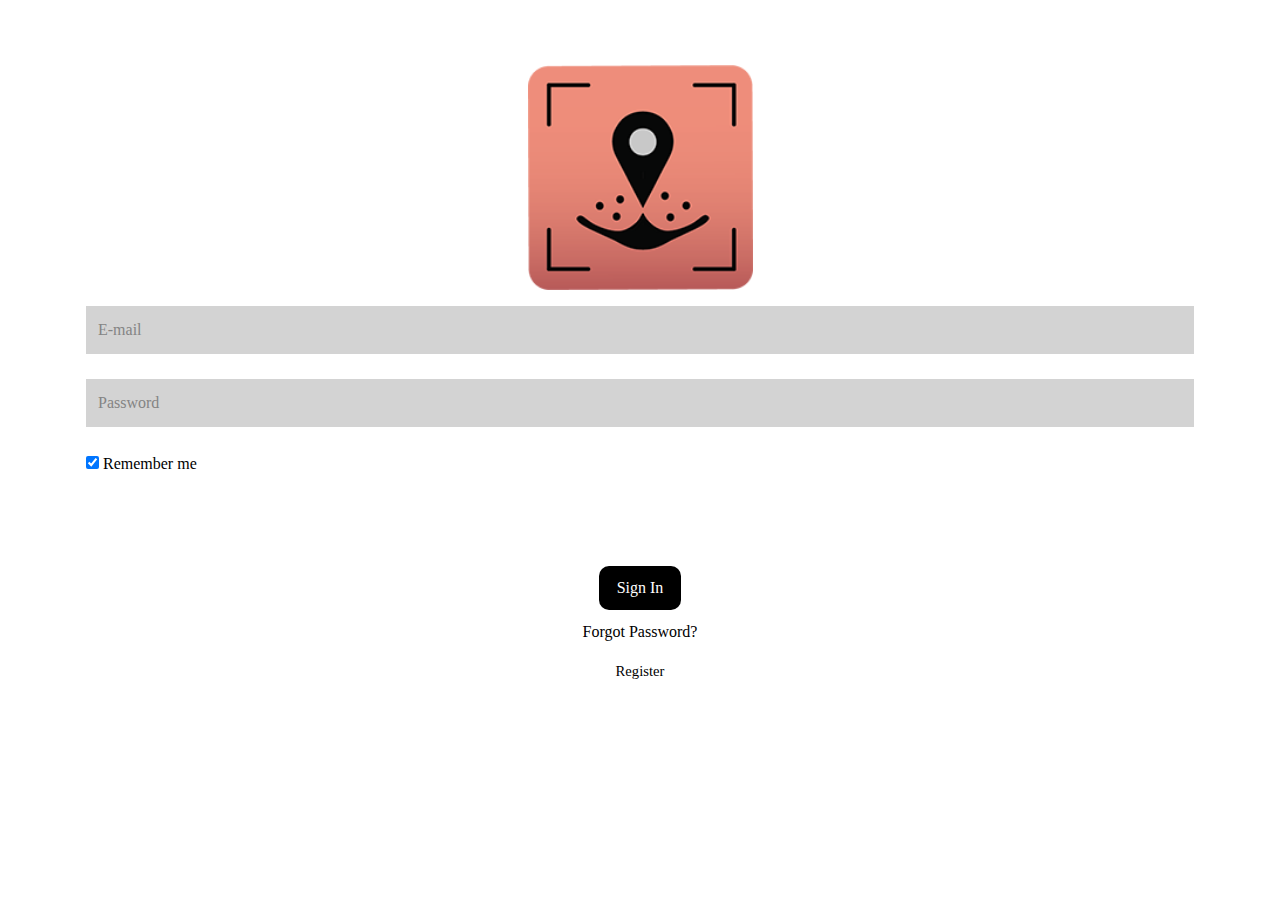
<file: index.html>
<!doctype html>
<html lang="en">
  <head>
    <!-- Required meta tags -->
    <meta charset="utf-8">
    <meta name="viewport" content="width=device-width, initial-scale=1, shrink-to-fit=no">

    <!-- Bootstrap CSS -->
	  <!-- own stylesheet -->
	<link rel="stylesheet" href="CSS - connected to every page/bootstrap.min.css" type="text/css">
	  <link href="index/css/stylesheet2.css" rel="stylesheet" type="text/css">
	  
	<!-- change title to page --> 
    <title>Log-in page</title>
  </head>
	
  <body>
	  
   
	  
	<!-- log in form -->
	  
    <img  src="icon.png" width="225" height="225" alt="" class="center"/>  
	  
	  
	  <!-- log in form -->
	  
	<form action="home page.html" method="post">
		
		<div class="container">
   	 		<input type="text" placeholder="E-mail" name="uname" required>
   			<input type="password" placeholder="Password" name="psw" required>
    <label>
		<p>
      		<input type="checkbox" checked="checked" name="remember"> Remember me
		</p>
   	</label>
 		</div>
		  
<div class="signin">
	   <button type="submit button" class="cancelbtn">Sign In</button> 
  
<div class="forgot">
   	<a href="Create an account.html"> 
		<p>Forgot Password?</p>
	</a>
	  	<div class="forgot2">
   	<a href="register page.html"> 
		<p>Register</p>
	</a>
		</div>
  </div>

</div>
		 
</form>
	  
	
    <!--  JavaScript -->
	    <script src="JS- connected to every page/jquery-3.4.1.slim.min.js"></script>
    <script src="JS- connected to every page/bootstrap.bundle.min.js"></script>
  </body>
</html>
</file>
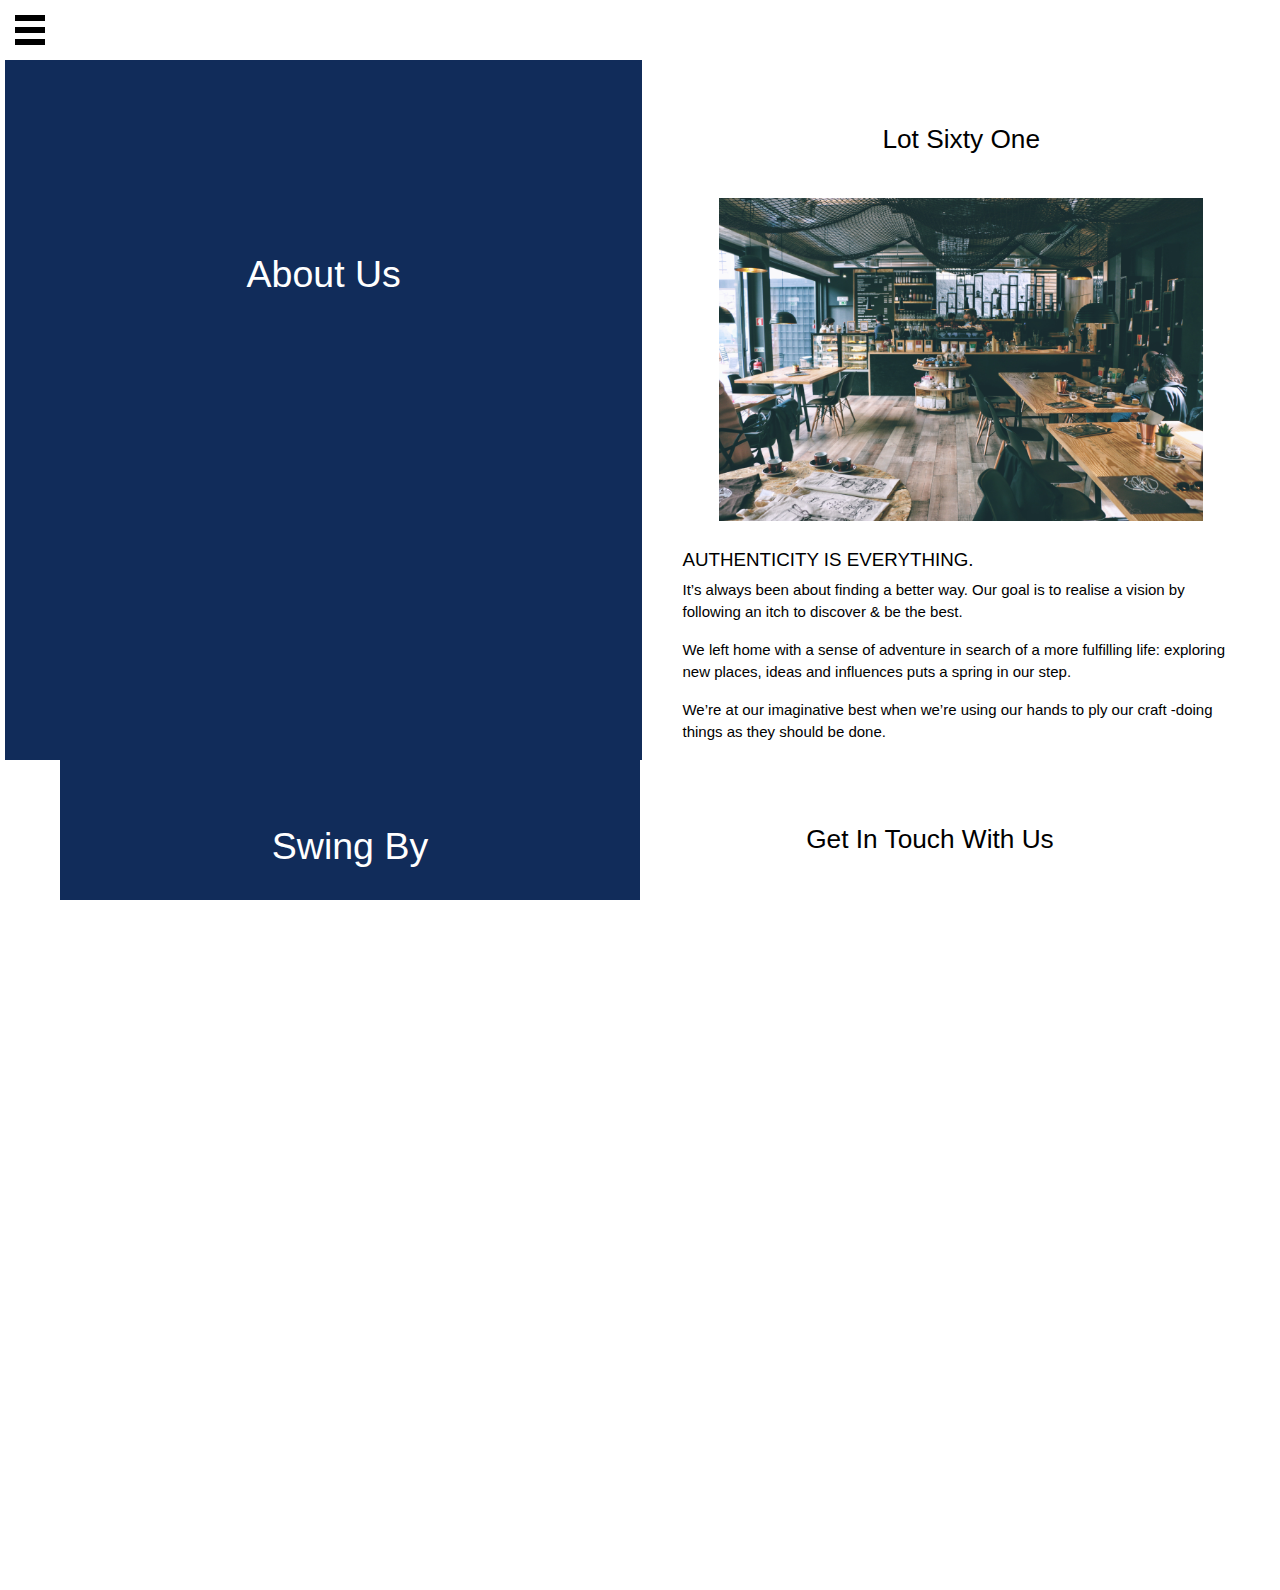
<file: about us.html>
<!doctype html>
<html lang="en">
  <head>
    <!-- Required meta tags -->
    <meta charset="utf-8">
    <meta name="viewport" content="width=device-width, initial-scale=1, shrink-to-fit=no">
	<meta charset="UTF-8">
	<meta name="viewport" content="width=device-width, initial-scale=1">
	<link rel="stylesheet" href="https://www.w3schools.com/w3css/4/w3.css">

	  <!-- CSS FILES -->
    <link rel="stylesheet" href="CSS - connected to every page/bootstrap.min.css">
	  <!-- Change this to your own CSS file, which you will work in -->
	  <link rel="stylesheet" href="about us/CSS/styles-about us.css">
	  

	  <!-- Change title -->
    <title>Account page</title>
</head>
<body class="w3-content" style="max-width:1300px">
<!--    hamburg menu    -->

<ul class="navigation">
	<li class="nav-item"><a href="home page.html">Home</a></li>
	<li class="nav-item"><a href="learn page.html">Learn</a></li>
	<li class="nav-item"><a href="Menu page.html">Menu</a></li>
	<li class="nav-item"><a href="about us.html">About Us</a></li>
	<li class="nav-item"><a href="Account page.html">Account</a></li>
</ul>

<input type="checkbox" id="nav-trigger" class="nav-trigger" />
<label for="nav-trigger"></label>

<div class="site-wrap">



 
<!-- First Grid: Logo & About -->
<div class="w3-row" id="main">
  <div class="w3-half w3-container w3-center" style="height:300px">
    <div class="w3-padding-64">
    </div>
    <div class="w3-padding-64">
        <h1>About Us</h1>
    </div>
  </div>
  <div class="w3-half  w3-container" style="height:700px" id="about">
    <div class="w3-padding-64 w3-center">
      <h3>Lot Sixty One</h3>
      <img  src="about us/Images/petr-sevcovic-qE1jxYXiwOA-unsplash.jpg" class="w3-margin" alt="Person" style="width:80%">
      <div class="w3-left-align w3-padding-large">
		<h5>AUTHENTICITY IS EVERYTHING.</h5>
        <p>It’s always been about finding a better way. Our goal is to realise a vision by following an itch to discover & be the best. </p>
        <p>We left home with a sense of adventure in search of a more fulfilling life: exploring new places, ideas and influences puts a spring in our step.</p>
		<p>We’re at our imaginative best when we’re using our hands to ply our craft -doing things as they should be done.</p>
      </div>
    </div>
  </div>
</div>

<!-- Third Grid: Swing By & Contact -->
<div class="w3-row">
  <div class="w3-half w3-container w3-center" style="height:700px" id="contact1">
    <div class="w3-padding-64">
      <h1>Swing By</h1>
    </div>
	<img src="about us/Images/Screen Shot 2020-04-07 at 01.09.05.png" class="w3-margin" alt="Person" style="width:90%">
    <div class="w3-padding-64">
      <p>..for a cup of coffee, or company</p>
      <p>Address: Torenstraat 98, 2513 BV Den Haag</p>
      <p>Phone: +0616054227</p>
    </div>
  </div>
	
  <div class="w3-half w3-container w3-center" style="height:300px" id="contact2">
    <div class="w3-padding-64 w3-padding-large">
      <h3>Get In Touch With Us</h3>
	 <br/><br/>
   <div class="d-flex justify-content-center">
   <br/><br/>
   <div>  
        <a href="https://www.facebook.com" target="_blank" class="btn-social btn-facebook">
			<i class="fa fa-facebook"> </i>
				<img src="about us/Images/facebook.png" width="50" height="50" alt="facebook"/> 
	   </a>
	    <a href="https://www.instagram.com" target="_blank" class="btn-social btn-instagram">
			<i class="fa fa-instagram"> </i>
				<img src="about us/Images/iconfinder_social-instagram-new-circle_1164349.png" width="50" height="50" alt="instagram"/> 
	   </a>
	   <a href="https://twitter.com" target="_blank" class="btn-social btn-twitter">
		   <i class="fa fa-twitter"> </i>
				<img src="about us/Images/twitter2.png" width="50" height="50" alt="twitter"/> 
	   </a>
    </div>
</div>
	  
    </div>
  </div>
</div>
	
<!-- Footer -->
<footer class="w3-container w3-black w3-padding-16 w3-center">
  <p>Lot Sixty One<a href="" target="_blank"></a></p>
</footer>
</div>
</body>
	<footer>
		<script src="JS- connected to every page/jquery-3.4.1.slim.min.js"></script>
    	<script src="JS- connected to every page/bootstrap.bundle.min.js"></script>
	</footer>
</html>
</file>
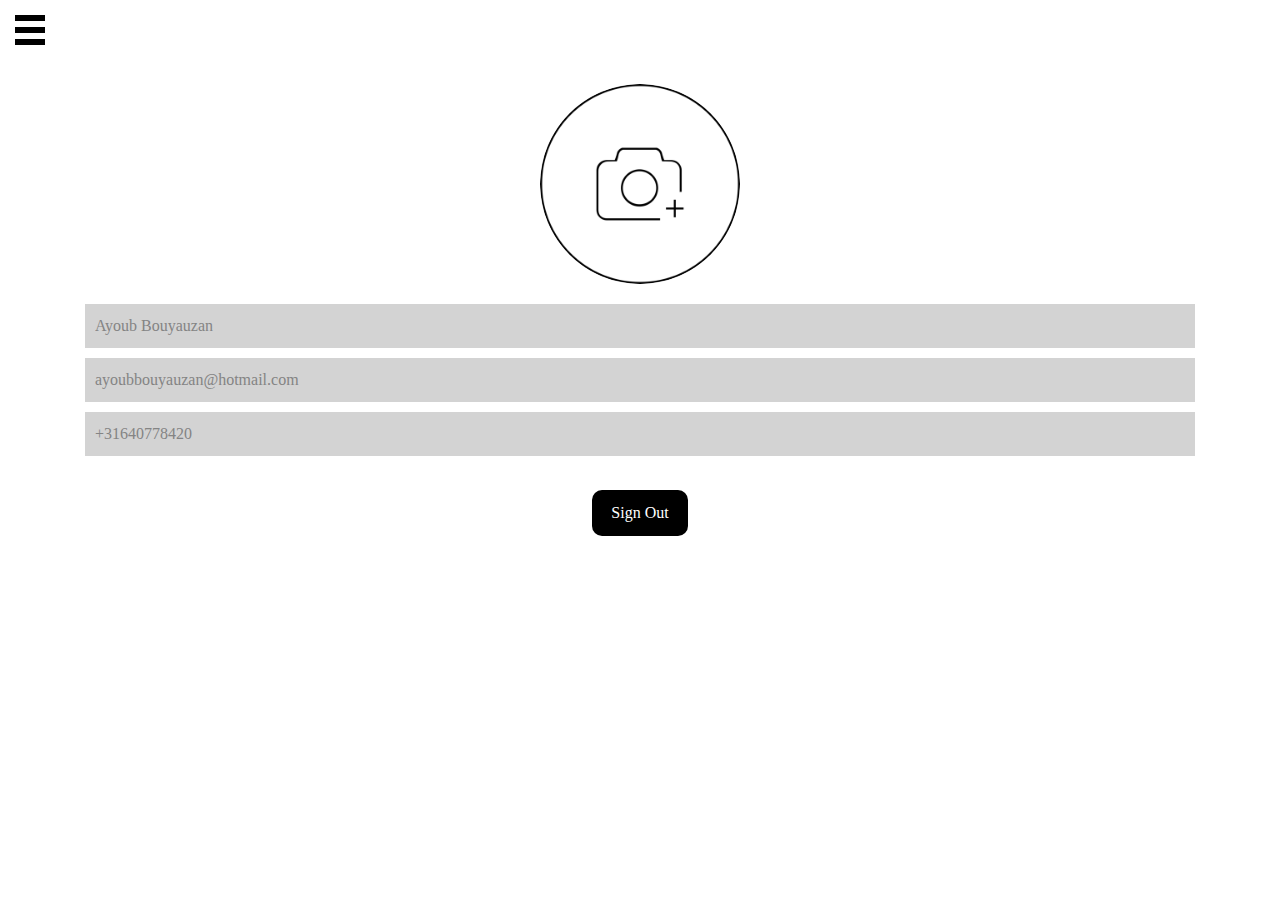
<file: Account page.html>
<!doctype html>
<html lang="en">
  <head>
    <!-- Required meta tags -->
    <meta charset="utf-8">
    <meta name="viewport" content="width=device-width, initial-scale=1, shrink-to-fit=no">

	  <!-- CSS FILES -->
    <link rel="stylesheet" href="CSS - connected to every page/bootstrap.min.css">
	  <!-- Change this to your own CSS file, which you will work in -->
	  <link rel="stylesheet" href="Account page/CSS/styles1.css">
	  

	  <!-- Change title -->
    <title>Account page</title>
  </head>
<body>
	
<ul class="navigation">
	<li class="nav-item"><a href="home page.html">Home</a></li>
	<li class="nav-item"><a href="learn page.html">Learn</a></li>
	<li class="nav-item"><a href="Menu page.html">Menu</a></li>
	<li class="nav-item"><a href="about us.html">About Us</a></li>
	<li class="nav-item"><a href="Account page.html">Account</a></li>
</ul>

<input type="checkbox" id="nav-trigger" class="nav-trigger" />
<label for="nav-trigger"></label>

<div class="site-wrap">

 
<main>
	<div class="d-flex justify-content-center">
	  	<div class="avatar">
			<img class="img2" src="Account page/Images/thumbnail_907c75d8e81fa3db01996afe8381d81f.png" alt="" height="200">
  				<input id="to-hide" type="file" onchange="previewFile()">
  				<input type="button" class="upload" value="Edit" onClick="document.getElementById('to-hide').click()">
		</div>
	</div>
	  
  <div class="container">
	<input type="text" placeholder="Ayoub Bouyauzan" name="Name" required>
	  <input type="text" placeholder="ayoubbouyauzan@hotmail.com" name="Breed" required>
	     <input type="text" placeholder="+31640778420" name="Color">
	  <br><br>
	  <form action="index.html">
    <button href="index.html" type="submit button" class="btn">Sign Out</button> 
</form>
	</div>
</div>
</body>

	<footer>
		<script src="JS- connected to every page/jquery-3.4.1.slim.min.js"></script>
    	<script src="JS- connected to every page/bootstrap.bundle.min.js"></script>
	 <script src="Account page/js/CAP.js"></script>
</html>
</file>
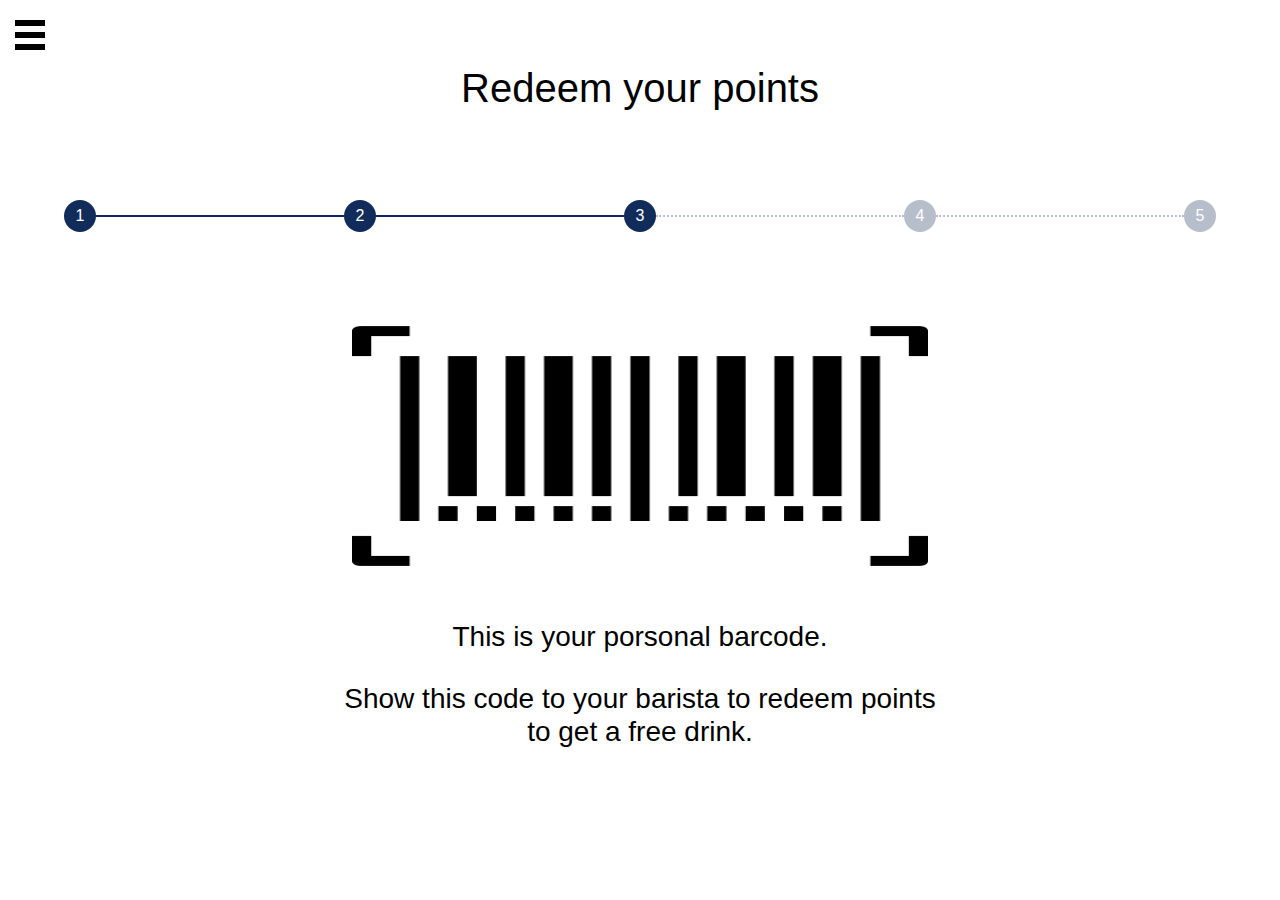
<file: home page.html>
<!doctype html>
<html lang="en">
  <head>
    <!-- Required meta tags -->
    <meta charset="utf-8">
    <meta name="viewport" content="width=device-width, initial-scale=1, shrink-to-fit=no">

	  <!-- CSS FILES -->
    <link rel="stylesheet" href="CSS - connected to every page/bootstrap.min.css">
	  <!-- Change this to your own CSS file, which you will work in -->
	  <link rel="stylesheet" href="Home page/CSS/styles-home page.css">

	  <!-- Change title -->
    <title>Home page</title>
  </head>
  <body>

 <ul class="navigation">
	<li class="nav-item"><a href="home page.html">Home</a></li>
	<li class="nav-item"><a href="learn page.html">Learn</a></li>
	<li class="nav-item"><a href="Menu page.html">Menu</a></li>
	<li class="nav-item"><a href="about us.html">About Us</a></li>
	<li class="nav-item"><a href="Account page.html">Account</a></li>
</ul>

<input type="checkbox" id="nav-trigger" class="nav-trigger"/>
<label for="nav-trigger"></label>

<div class="site-wrap">
	
	<h1>Redeem your points</h1>
<br><br>
<ol class="tunnel">
  <li></li>
  <li></li>
  <li class="is-current"></li>
  <li></li>
  <li></li>
</ol>
<br><br>	
<img class="center" src="Account page/Images/barcode.png" width="300" height="300" alt=""/>	
<br>
<h3>This is your porsonal barcode.</h3>
<h3>Show this code to your barista to redeem points to get a free drink.</h3>
    <!-- Do not change unless it does not work. In that case relink to your own downloaded files -->
</div>	 
</body>
	
	  
    <!-- Do not change unless it does not work. In that case relink to your own downloaded files -->
	  <script src="JS- connected to every page/jquery-3.4.1.slim.min.js"></script>
    <script src="JS- connected to every page/bootstrap.bundle.min.js"></script>
	<script src="Home page/JS/home page.js"></script>
  </body>
</html>
</file>
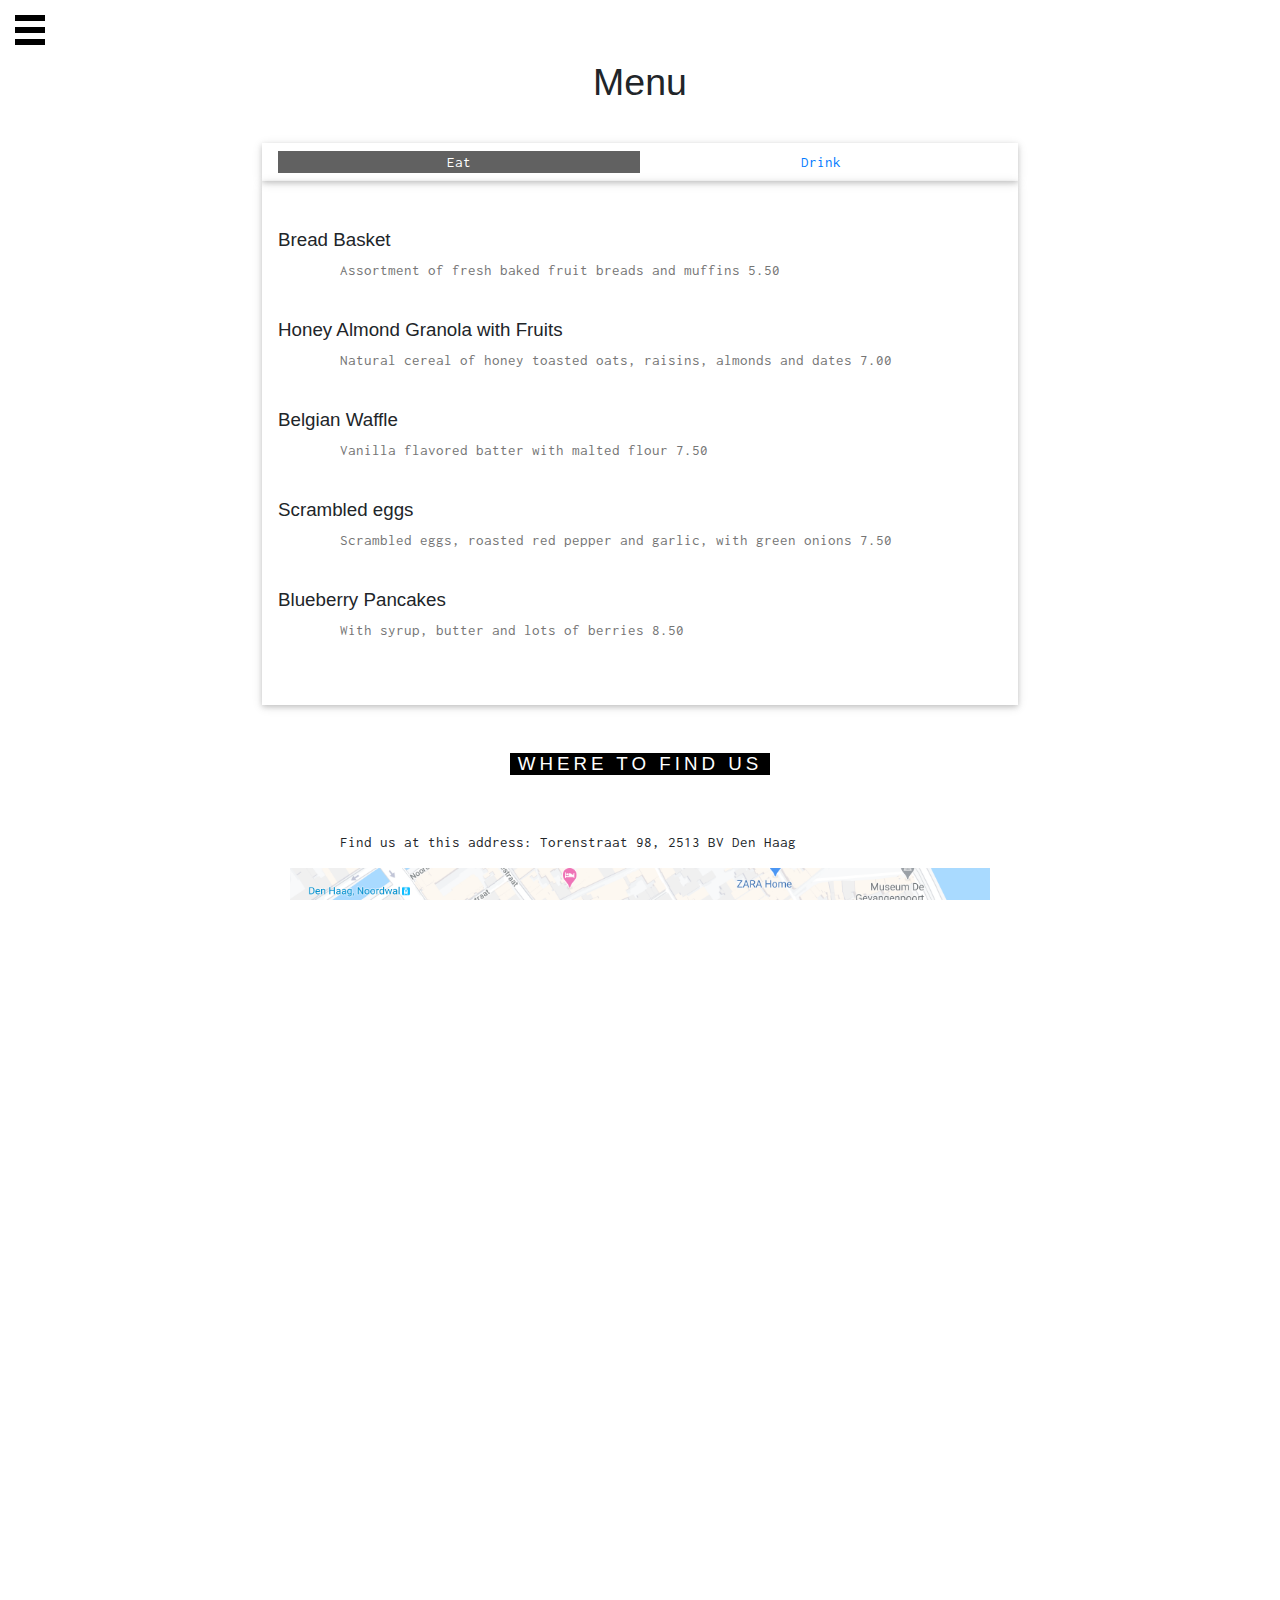
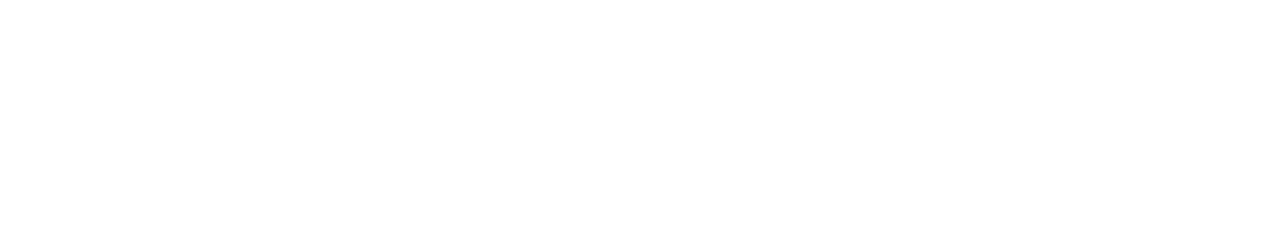
<file: Menu page.html>
<!doctype html>
<html lang="en">
  <head>
    <!-- Required meta tags -->
    <meta charset="utf-8">
    <meta name="viewport" content="width=device-width, initial-scale=1, shrink-to-fit=no">
	<meta charset="UTF-8">
	<meta name="viewport" content="width=device-width, initial-scale=1">
	<link rel="stylesheet" href="https://www.w3schools.com/w3css/4/w3.css">
	<link rel="stylesheet" href="https://fonts.googleapis.com/css?family=Inconsolata">

	  <!-- CSS FILES -->
    <link rel="stylesheet" href="CSS - connected to every page/bootstrap.min.css">
	  <!-- Change this to your own CSS file, which you will work in -->
	  <link rel="stylesheet" href="Menu page/CSS/menu .css">

	  <!-- Change title -->
    <title>Home page</title>
  </head>
  <body>

<ul class="navigation">
	<li class="nav-item"><a href="home page.html">Home</a></li>
	<li class="nav-item"><a href="learn page.html">Learn</a></li>
	<li class="nav-item"><a href="Menu page.html">Menu</a></li>
	<li class="nav-item"><a href="about us.html">About Us</a></li>
	<li class="nav-item"><a href="Account page.html">Account</a></li>
</ul>

<input type="checkbox" id="nav-trigger" class="nav-trigger" />
<label for="nav-trigger"></label>

<div class="site-wrap">
	  
<div class="body">
<!-- Header with image -->


<!-- Add a background color and large text to the whole page -->

<!-- Menu Container -->
<div class="w3-container" id="menu2"> 
  <div class="w3-content" style="max-width:700px">
 
    <h1>Menu</h1>
  
    <div id="menu" class="w3-row w3-center w3-card w3-padding">
      <a href="javascript:void(0)" onclick="openMenu(event, 'Eat');" id="myLink">
        <div class="w3-col s6 tablink">Eat</div>
      </a>
      <a href="javascript:void(0)" onclick="openMenu(event, 'Drinks');">
        <div class="w3-col s6 tablink">Drink</div>
      </a>
    </div>

    <div id="Eat" class="w3-container menu w3-padding-48 w3-card">
      <h5>Bread Basket</h5>
      <p class="w3-text-grey">Assortment of fresh baked fruit breads and muffins 5.50</p><br>
    
      <h5>Honey Almond Granola with Fruits</h5>
      <p class="w3-text-grey">Natural cereal of honey toasted oats, raisins, almonds and dates 7.00</p><br>
    
      <h5>Belgian Waffle</h5>
      <p class="w3-text-grey">Vanilla flavored batter with malted flour 7.50</p><br>
    
      <h5>Scrambled eggs</h5>
      <p class="w3-text-grey">Scrambled eggs, roasted red pepper and garlic, with green onions 7.50</p><br>
    
      <h5>Blueberry Pancakes</h5>
      <p class="w3-text-grey">With syrup, butter and lots of berries 8.50</p>
    </div>

    <div id="Drinks" class="w3-container menu w3-padding-48 w3-card">
      <h5>Coffee</h5>
      <p class="w3-text-grey">Regular coffee 2.50</p><br>
    
      <h5>Chocolato</h5>
      <p class="w3-text-grey">Chocolate espresso with milk 4.50</p><br>
    
      <h5>Corretto</h5>
      <p class="w3-text-grey">Whiskey and coffee 5.00</p><br>
    
      <h5>Iced tea</h5>
      <p class="w3-text-grey">Hot tea, except not hot 3.00</p><br>
    
      <h5>Soda</h5>
      <p class="w3-text-grey">Coke, Sprite, Fanta, etc. 2.50</p>
    </div>
</div>
</div>
	
	
<!-- Contact/Area Container -->
<div class="w3-container" id="where" style="padding-bottom:32px;">
  <div class="w3-content" style="max-width:700px">
    <h5 class="w3-center w3-padding-48"><span class="w3-tag w3-wide">WHERE TO FIND US</span></h5>
    <p>Find us at this address: Torenstraat 98, 2513 BV Den Haag</p>
    <img src="Menu page/Images/Screen Shot 2020-04-07 at 01.09.05.png" alt="picture" class="w3-image" style="width:100%">
    <p><span class="w3-tag">FYI!</span> We offer full-service catering for any event, large or small. We understand your needs and we will cater the food to satisfy the biggerst criteria of them all, both look and taste.</p>
    <p><strong>Reserve</strong> a table, ask for today's special or just send us a message:</p>
    <form action="Menu page.html" target="_blank">
      <p><input class="w3-input w3-padding-16 w3-border" type="text" placeholder="Name" required name="Name"></p>	
      <p><input class="w3-input w3-padding-16 w3-border" type="number" placeholder="How many people" required name="People"></p>
      <p><input class="w3-input w3-padding-16 w3-border" type="datetime-local" placeholder="Date and time" required name="date" value="2020-04-04T14:00"></p>
      <p><input class="w3-input w3-padding-16 w3-border" type="text" placeholder="Message \ Special requirements" required name="Message"></p>
	 <button type="submit button" class="cancelbtn">Send Message</button> 
    </form>
  </div>
</div>

<!-- End page content -->
</div>	  
</div>	  
    <!-- Do not change unless it does not work. In that case relink to your own downloaded files -->
	  <script src="JS- connected to every page/jquery-3.4.1.slim.min.js"></script>
    <script src="JS- connected to every page/bootstrap.bundle.min.js"></script>
	  <script src="Menu page/JS/menu.js"></script>
  </body>
	
</html>
</file>
<file: index/css/stylesheet2.css>
@charset "utf-8";
/* CSS Document */

* {box-sizing: border-box}

body {
	background-color:#FFFFFF;
	margin-top: 55px;
	padding: 10px;
}


/* Full-width inputs */
input[type=text], input[type=password] {
  width: 100%;
  padding: 12px 20px;
  margin: 10px 0 15px 0;
  display: inline-block;
  border: 1px solid #ccc;
  box-sizing: border-box;
}

/* Set a style for all buttons */
button {
  color: #FFFfff;
  border: none;
  cursor: pointer;
  width: 100%;
  font-family: Roboto Medium;
}

/* Add a hover effect for buttons */
button:hover {
background-color: #112C5A;
}


/* Extra style for the cancel button (red) */
.cancelbtn {
  width: auto;
  padding: 10px 18px;
  background-color: #000000;
  border-radius: 10px;
}

/* Add padding to containers */
.container {
  padding: 16px;
}

/* Change styles for span and cancel button on extra small screens */
@media screen and (max-width: 300px) {
  span.psw {
    display: block;
    float: none;
  } 
}

input[type=text], input[type=password] {
  width: 100%;
  padding: 12px;
  margin: 0px 0 25px 0;
  display: inline-block;
  border: none;
  background: #D3D3D3;
}

input[type=text]:focus, input[type=password]:focus {
  background-color: white;
  outline: none;
}

input:checked + .slider {
  background-color: #D3D3D3;
}

input:focus + .slider {
  box-shadow: 0 0 1px #D3D3D3;
}

input:checked + .slider:before {
  -webkit-transform: translateX(26px);
  -ms-transform: translateX(26px);
  transform: translateX(26px);
}

::placeholder {
	color: #848484;
	font-family: lato;
}

.signin {
  text-align: center;
  margin-top: 50px;
  font-family: lato;
}

.forgot {
	margin-top: 10px;
	font-family: lato; 
}

.forgot2 {
	font-size: 11pt;
	font-family: lato; 
}

a {
	color: white;
	font-family: lato;
}

a:hover {
	color: #4D667E;
}

p {
	color: #000000;
	font-family: lato; 
}

.center {
  display: block;
  margin-left: auto;
  margin-right: auto;
}
</file>
<file: about us/CSS/styles-about us.css>
@charset "utf-8";
/* CSS Document */


#main {
	background-color: #112C5A;
	color: #FFFFFF;
	margin-right: -60px;
	margin-left: -55px;
}

#about{
	background-color: #FFFFFF;
	color: #000000;
}


#contact1 {
	background-color: #112C5A;
	color: #FFFFFF;
}

#contact2 {
	background-color: #FFFFFF;
	color: #000000;
}


/* Navigation Menu - Background */
.navigation {
  /* critical sizing and position styles */
  width: 100%;
  height: 100%;
  position: fixed;
  top: 0;
  right: 0;
  bottom: 0;
  left: 0;
  z-index: 0;
  
  /* non-critical appearance styles */
  list-style: none;
  background: #000000;
}

/* Navigation Menu - List items */
.nav-item {
  /* non-critical appearance styles */
  width: 200px;
  border-top: 1px solid #111;
  border-bottom: 1px solid #000;
}

.nav-item a {
  /* non-critical appearance styles */
  display: block;
  padding: 1em;
  background: #000000;
  color: white;
  font-size: 1.2em;
  text-decoration: none;
  transition: color 0.2s, background 0.5s;
}

.nav-item a:hover {
}

/* Site Wrapper - Everything that isn't navigation */
.site-wrap {
  /* Critical position and size styles */
  min-height: 100%;
  min-width: 100%;
  background-color: white; /* Needs a background or else the nav will show through */
  position: relative;
  top: 0;
  bottom: 100%;
  left: 0;
  z-index: 1;
  
  /* non-critical apperance styles */
  padding: 4em;
  background-size: 200%;
}

/* Nav Trigger */
.nav-trigger {
  /* critical styles - hide the checkbox input */
  position: absolute;
  clip: rect(0, 0, 0, 0);
}

label[for="nav-trigger"] {
  /* critical positioning styles */
  position: fixed;
  left: 15px; top: 15px;
  z-index: 2;
  
  /* non-critical apperance styles */
  height: 30px;
  width: 30px;
  cursor: pointer;
  background-image: url("data:image/svg+xml;utf8,<svg xmlns='http://www.w3.org/2000/svg' xmlns:xlink='http://www.w3.org/1999/xlink' version='1.1' x='0px' y='0px' width='30px' height='30px' viewBox='0 0 30 30' enable-background='new 0 0 30 30' xml:space='preserve'><rect width='30' height='6'/><rect y='24' width='30' height='6'/><rect y='12' width='30' height='6'/></svg>");
  background-size: contain;
}

/* Make the Magic Happen */
.nav-trigger + label, .site-wrap {
  transition: left 0.2s;
}

.nav-trigger:checked + label {
  left: 215px;
}

.nav-trigger:checked ~ .site-wrap {
  left: 200px;
  box-shadow: 0 0 5px 5px rgba(0,0,0,0.5);
}

body {
	/* Without this, the body has excess horizontal scroll when the menu is open */
  overflow-x: hidden;
}

/* Additional non-critical styles */

h1, h3, p {
  max-width: 600px;
  margin: 0 auto 1em;
}

code {
	padding: 2px;
	background: #ddd;
}

/* Micro reset */
*,*:before,*:after{-webkit-box-sizing:border-box;-moz-box-sizing:border-box;box-sizing:border-box;margin:0;padding:0;}
html, body { height: 100%; width: 100%; font-family: Helvetica, Arial, sans-serif; }
</file>
<file: Account page/CSS/styles1.css>
@charset "utf-8";
/* CSS Document */

* {box-sizing: border-box}

body {
  background-color:#ffffff;
}

.d-flex {
  padding-bottom: 20px;
}

.picture {
  display: inline-block;
}

.avatar {
  margin: auto;
  background-color: #D91619;
}

.logout {
  float: right;
  border: none;
  background-color: #4D667E;
  font-family: lato;
}

.img2 {
	width: 200px;
  height: 200px;
  border-radius: 50%;
}

img .avatar {
  width: 40%;
  border-radius: 50%;
  
}


/* Full-width input fields */
input[type=text], input[type=password] {
  width: 100%;
  padding: 10px;
  margin: 0px 0 10px 0;
  display: inline-block;
  border: none;
  background: #D3D3D3;
  font-family: lato;
}

input[type=text]:focus, input[type=password]:focus {
  background-color: white;
  outline: none;
  font-family: lato;
}


::placeholder {
  color: #848484;
  font-family: lato;
}


main { 
	margin-top: 20px;
	font-family: lato;
}

/* Set a style for the submit/register button */
.registerbtn {
  background-color: #f5b0af;
  color: #E2E2E2;
  padding: 10px;
  margin: 0px 0 10px 0;
  display: inline-block;
  border: none;
  cursor: pointer;
  width: 50%;
  opacity: 0.9;
  font-family: lato;
  border-radius: 10px;
  text-align: center;
}


/* Picture */

.avatar {
  width: 200px;
  height: 200px;
  border-radius: 50%;
  position: relative;
  transition: 200ms;
  background-color: #FFFFFF;
	
}
.avatar:hover img {
  opacity: .6;
}

.avatar:hover .upload {
  opacity: 1;
}


img1 {
  width: 200px;
  height: 200px;
  border-radius: 50%;
  border: none;
}

#to-hide {
  display: none;
}

.upload {
  width: 40px;
  height: 40px;
  background: #4D667E;
  border: none;
  box-shadow: 0 0 0 6px #fff;
  border-radius: 50%;
  outline: none;
  color: #000;
  position: absolute;
  bottom: 5px;
  left: 10px;
  opacity: 0;
  transition: 200ms;
}

.upload:hover {
  background: #555;
  color: #fff;
}

footer {
	margin-right: 15px;
    border: none;
	margin-bottom: 20px;
	margin-top: 20px;
}


.button {
	text-align: center;
}


h1 {
	color: #000000;
	text-align: center;
}

h3 {
	color: #000000;
	text-align: center;
}


/*
 * nav
 */



/* Navigation Menu - Background */
.navigation {
  /* critical sizing and position styles */
  width: 100%;
  height: 100%;
  position: fixed;
  top: 0;
  right: 0;
  bottom: 0;
  left: 0;
  z-index: 0;
  
  /* non-critical appearance styles */
  list-style: none;
  background: #000000;
}

/* Navigation Menu - List items */
.nav-item {
  /* non-critical appearance styles */
  width: 200px;
  border-top: 1px solid #111;
  border-bottom: 1px solid #000;
}

.nav-item a {
  /* non-critical appearance styles */
  display: block;
  padding: 1em;
  background: #000000;
  color: white;
  font-size: 1.2em;
  text-decoration: none;
  transition: color 0.2s, background 0.5s;
}

.nav-item a:hover {
}

/* Site Wrapper - Everything that isn't navigation */
.site-wrap {
  /* Critical position and size styles */
  min-height: 100%;
  min-width: 100%;
  background-color: white; /* Needs a background or else the nav will show through */
  position: relative;
  top: 0;
  bottom: 100%;
  left: 0;
  z-index: 1;
  
  /* non-critical apperance styles */
  padding: 4em;
  background-size: 200%;
}

/* Nav Trigger */
.nav-trigger {
  /* critical styles - hide the checkbox input */
  position: absolute;
  clip: rect(0, 0, 0, 0);
}

label[for="nav-trigger"] {
  /* critical positioning styles */
  position: fixed;
  left: 15px; top: 15px;
  z-index: 2;
  
  /* non-critical apperance styles */
  height: 30px;
  width: 30px;
  cursor: pointer;
  background-image: url("data:image/svg+xml;utf8,<svg xmlns='http://www.w3.org/2000/svg' xmlns:xlink='http://www.w3.org/1999/xlink' version='1.1' x='0px' y='0px' width='30px' height='30px' viewBox='0 0 30 30' enable-background='new 0 0 30 30' xml:space='preserve'><rect width='30' height='6'/><rect y='24' width='30' height='6'/><rect y='12' width='30' height='6'/></svg>");
  background-size: contain;
}

/* Make the Magic Happen */
.nav-trigger + label, .site-wrap {
  transition: left 0.2s;
}

.nav-trigger:checked + label {
  left: 215px;
}

.nav-trigger:checked ~ .site-wrap {
  left: 200px;
  box-shadow: 0 0 5px 5px rgba(0,0,0,0.5);
}

body {
	/* Without this, the body has excess horizontal scroll when the menu is open */
  overflow-x: hidden;
}

/* Additional non-critical styles */

h1, h3, p {
  max-width: 600px;
  margin: 0 auto 1em;
}

code {
	padding: 2px;
	background: #ddd;
}

/* Micro reset */
*,*:before,*:after{-webkit-box-sizing:border-box;-moz-box-sizing:border-box;box-sizing:border-box;margin:0;padding:0;}
html, body { height: 100%; width: 100%; font-family: Helvetica, Arial, sans-serif; }


.btn {
  width: auto;
  padding: 10px 18px;
  background-color: #000000;
  border-radius: 10px;
  color: white;
  display: block;
  margin-left: auto;
  margin-right: auto;
}
</file>
<file: Menu page/CSS/menu .css>
@charset "utf-8";
/* CSS Document */

/* Navigation Menu - Background */
.navigation {
  /* critical sizing and position styles */
  width: 100%;
  height: 100%;
  position: fixed;
  top: 0;
  right: 0;
  bottom: 0;
  left: 0;
  z-index: 0;
  
  /* non-critical appearance styles */
  list-style: none;
  background: #000000;
}

/* Navigation Menu - List items */
.nav-item {
  /* non-critical appearance styles */
  width: 200px;
  border-top: 1px solid #111;
  border-bottom: 1px solid #000;
}

.nav-item a {
  /* non-critical appearance styles */
  display: block;
  padding: 1em;
  background: #000000;
  color: white;
  font-size: 1.2em;
  text-decoration: none;
  transition: color 0.2s, background 0.5s;
}

.nav-item a:hover {
}

/* Site Wrapper - Everything that isn't navigation */
.site-wrap {
  /* Critical position and size styles */
  min-height: 100%;
  min-width: 100%;
  background-color: white; /* Needs a background or else the nav will show through */
  position: relative;
  top: 0;
  bottom: 100%;
  left: 0;
  z-index: 1;
  
  /* non-critical apperance styles */
  padding: 4em;
  background-size: 200%;
}

/* Nav Trigger */
.nav-trigger {
  /* critical styles - hide the checkbox input */
  position: absolute;
  clip: rect(0, 0, 0, 0);
}

label[for="nav-trigger"] {
  /* critical positioning styles */
  position: fixed;
  left: 15px; top: 15px;
  z-index: 2;
  
  /* non-critical apperance styles */
  height: 30px;
  width: 30px;
  cursor: pointer;
  background-image: url("data:image/svg+xml;utf8,<svg xmlns='http://www.w3.org/2000/svg' xmlns:xlink='http://www.w3.org/1999/xlink' version='1.1' x='0px' y='0px' width='30px' height='30px' viewBox='0 0 30 30' enable-background='new 0 0 30 30' xml:space='preserve'><rect width='30' height='6'/><rect y='24' width='30' height='6'/><rect y='12' width='30' height='6'/></svg>");
  background-size: contain;
}

/* Make the Magic Happen */
.nav-trigger + label, .site-wrap {
  transition: left 0.2s;
}

.nav-trigger:checked + label {
  left: 215px;
}

.nav-trigger:checked ~ .site-wrap {
  left: 200px;
  box-shadow: 0 0 5px 5px rgba(0,0,0,0.5);
}

body {
	/* Without this, the body has excess horizontal scroll when the menu is open */
  overflow-x: hidden;
}

/* Additional non-critical styles */

h1, h3, p {
  max-width: 600px;
  margin: 0 auto 1em;
}

code {
	padding: 2px;
	background: #ddd;
}

/* Micro reset */
*,*:before,*:after{-webkit-box-sizing:border-box;-moz-box-sizing:border-box;box-sizing:border-box;margin:0;padding:0;}
html, body { height: 100%; width: 100%; font-family: Helvetica, Arial, sans-serif; }


.body {
	background: #00000;
}

body, html {
  height: 100%;
  font-family: "Inconsolata", sans-serif;
}

.bgimg {
  background-position: center;
  background-size: cover;
  background-image: url("");
  min-height: 75%;
}

.menu2 {
  display: none;
}

span {
	background-color: #000000
}

h1{
	text-align: center
}

.cancelbtn {
  width: auto;
  padding: 10px 18px;
  background-color: #000000;
  border-radius: 10px;
  color: #FFFFFF
}

#fixedbutton {
    position: fixed;
}

.menu{
	margin-left: -28px;
	margin-right: -28px;
}

#menu {
	margin-left: -28px;
	margin-right: -28px;
}
</file>
<file: Home page/CSS/styles-home page.css>
/*
 * new
 */

/* ol is flex-container */
.tunnel {
  counter-reset: progress;
  padding-left: 0;
  display: flex;
}

/* li is flex-item and flex-container */
.tunnel li {
  display: flex;
  align-items: center;
  list-style-type: none;
  counter-increment: progress
}

/* everyone flexible except first */
.tunnel li+li {
  flex: 1 0 auto;
}

/* hide further steps */
.tunnel .is-current ~ li {
  opacity: .3;
}

/* show counter numbers */
.tunnel li::after {
  content: counter(progress);
  display: inline-block;
  box-sizing: border-box;
  width: 2em;
  height: 2em;
  line-height: 2em;
  background: #112C5A;
  border-radius: 50%;
  text-align: center;
  color: #fff;		
}

/* show progress bars except for first */
.tunnel li+li::before {
  content: "";
  flex: 1;
  display: block; /* IE10 fix */
  border-bottom: 2px solid #112C5A;
}
.tunnel .is-current ~ li::before {
  border-bottom-style: dotted;
}

}
body {
  padding: 2em;
  font-size: 1.6em;
  font-family: helvetica, arial, sans-serif;
}

.center {
  display: block;
  margin-left: auto;
  margin-right: auto;
  width: 50%;
}

h1 {
	color: #000000;
	text-align: center;
}

h3 {
	color: #000000;
	text-align: center;
}



/*
 * menu
 */


/* Navigation Menu - Background */
.navigation {
  /* critical sizing and position styles */
  width: 100%;
  height: 100%;
  position: fixed;
  top: 0;
  right: 0;
  bottom: 0;
  left: 0;
  z-index: 0;
  margin-top: 20px;
  /* non-critical appearance styles */
  list-style: none;
  background: #000000;
}

/* Navigation Menu - List items */
.nav-item {
  /* non-critical appearance styles */
  width: 200px;
  border-top: 1px solid #111;
  border-bottom: 1px solid #000;
}

.nav-item a {
  /* non-critical appearance styles */
  display: block;
  padding: 1em;
  background: #000000;
  color: white;
  font-size: 1.2em;
  text-decoration: none;
  transition: color 0.2s, background 0.5s;
}

.nav-item a:hover {
}

/* Site Wrapper - Everything that isn't navigation */
.site-wrap {
  /* Critical position and size styles */
  min-height: 100%;
  min-width: 100%;
  background-color: white; /* Needs a background or else the nav will show through */
  position: relative;
  top: 0;
  bottom: 100%;
  left: 0;
  z-index: 1;
  
  /* non-critical apperance styles */
  padding: 4em;
  background-size: 200%;
}

/* Nav Trigger */
.nav-trigger {
  /* critical styles - hide the checkbox input */
  position: absolute;
  clip: rect(0, 0, 0, 0);
}

label[for="nav-trigger"] {
  /* critical positioning styles */
  position: fixed;
  left: 15px; top: 20px;
  z-index: 2;
  
  /* non-critical apperance styles */
  height: 30px;
  width: 30px;
  cursor: pointer;
  background-image: url("data:image/svg+xml;utf8,<svg xmlns='http://www.w3.org/2000/svg' xmlns:xlink='http://www.w3.org/1999/xlink' version='1.1' x='0px' y='0px' width='30px' height='30px' viewBox='0 0 30 30' enable-background='new 0 0 30 30' xml:space='preserve'><rect width='30' height='6'/><rect y='24' width='30' height='6'/><rect y='12' width='30' height='6'/></svg>");
  background-size: contain;
}

/* Make the Magic Happen */
.nav-trigger + label, .site-wrap {
  transition: left 0.2s;
}

.nav-trigger:checked + label {
  left: 215px;
}

.nav-trigger:checked ~ .site-wrap {
  left: 200px;
  box-shadow: 0 0 5px 5px rgba(0,0,0,0.5);
}

body {
	/* Without this, the body has excess horizontal scroll when the menu is open */
  overflow-x: hidden;
}

/* Additional non-critical styles */

h1, h3, p {
  max-width: 600px;
  margin: 0 auto 1em;
}

code {
	padding: 2px;
	background: #ddd;
}

/* Micro reset */
*,*:before,*:after{-webkit-box-sizing:border-box;-moz-box-sizing:border-box;box-sizing:border-box;margin:0;padding:0;}
html, body { height: 100%; width: 100%; font-family: Helvetica, Arial, sans-serif; }
</file>
